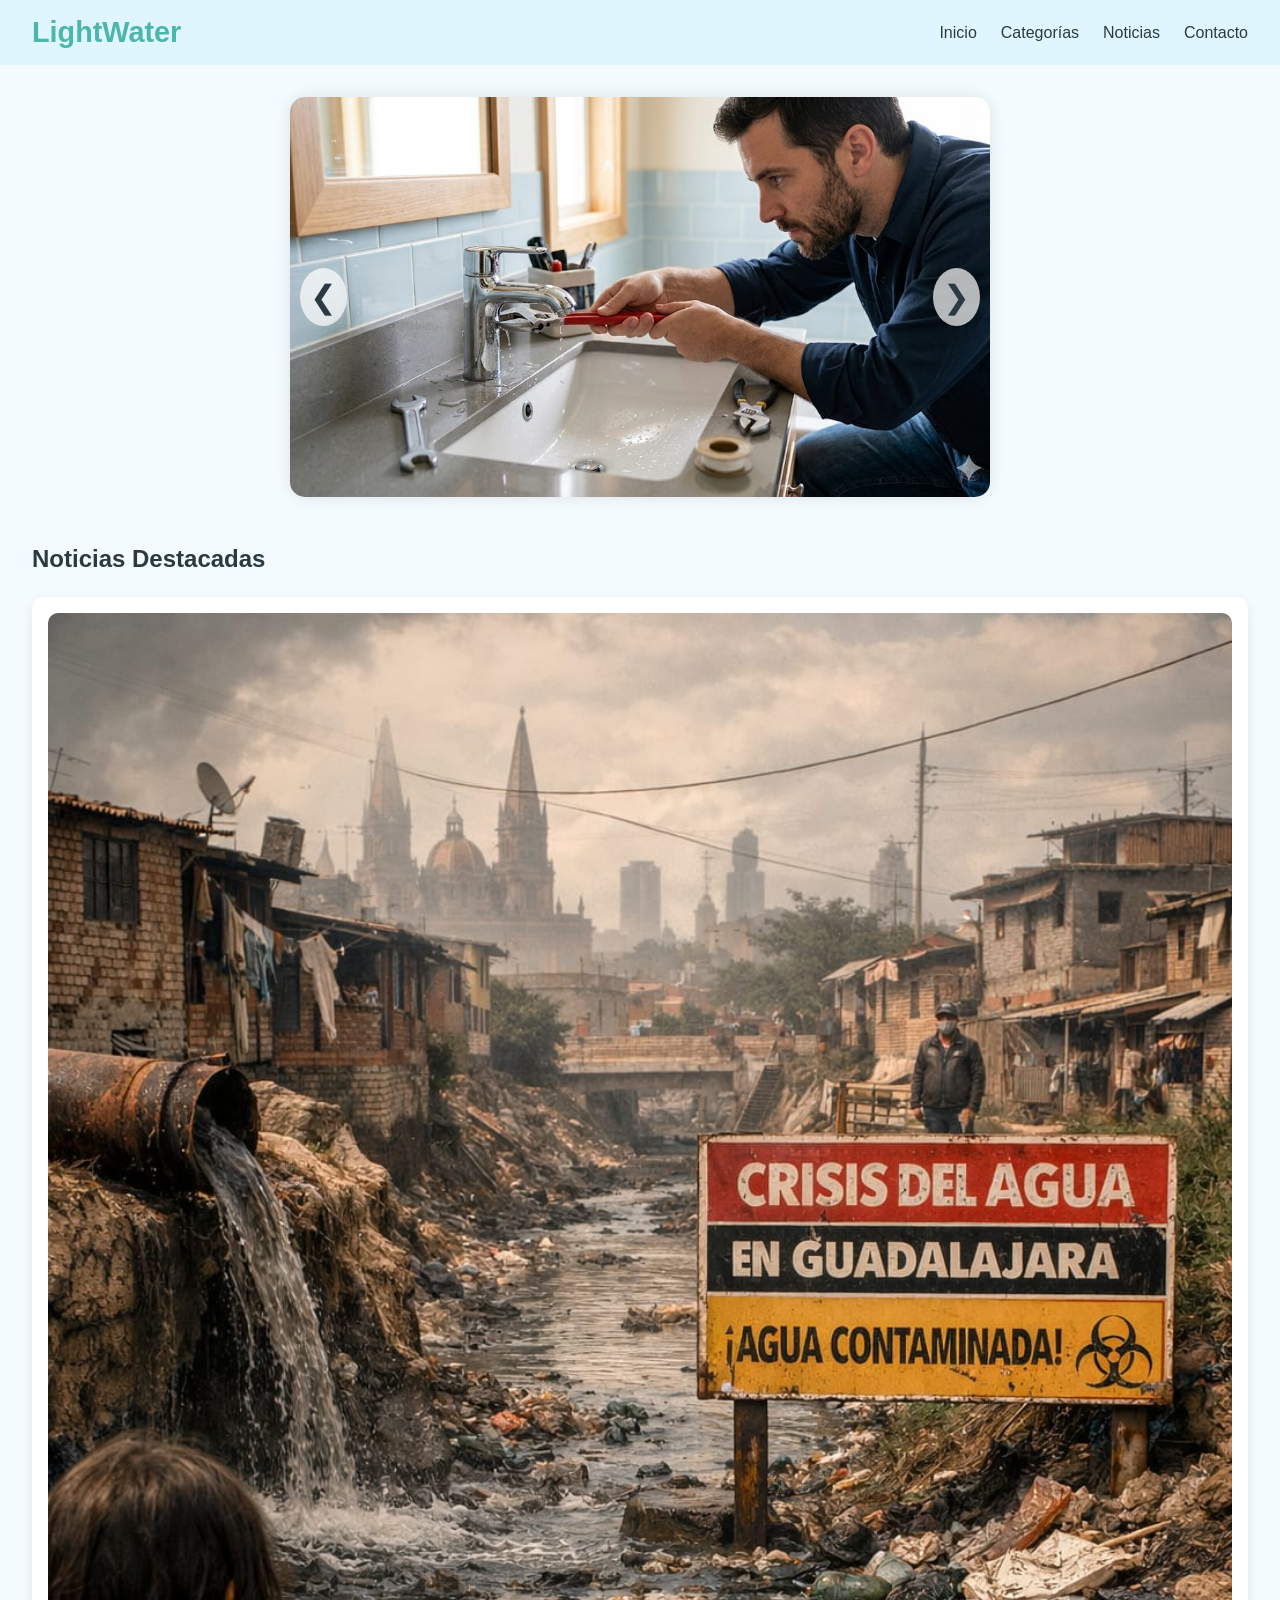
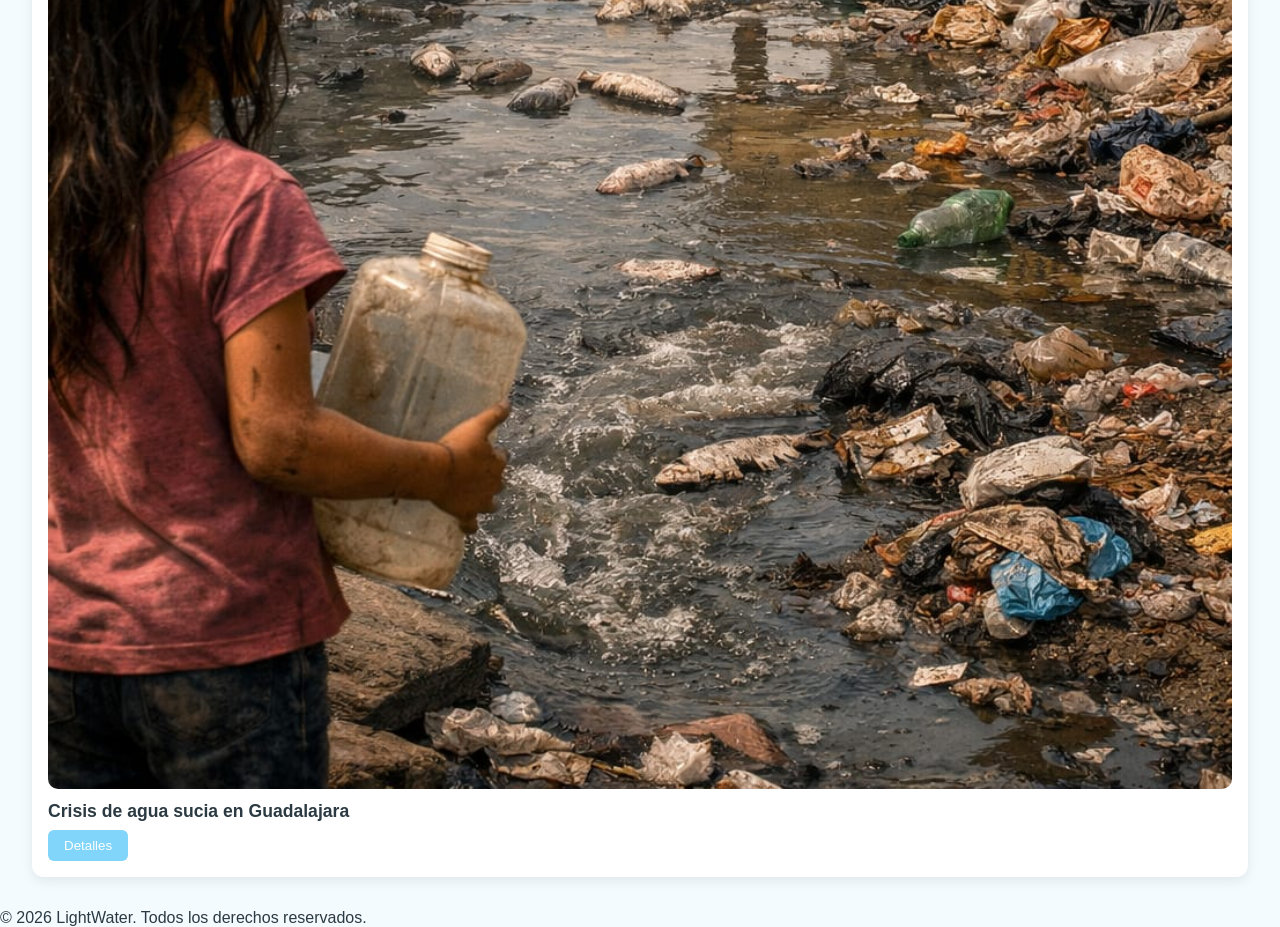
<file: index.html>
<!DOCTYPE html>
<html lang="es">
<head>
  <meta charset="UTF-8">
  <meta name="viewport" content="width=device-width, initial-scale=1.0">

  <title>LightWater | Concientización y cuidado del agua</title>

  <meta name="description" content="Página informativa sobre el cuidado del agua y noticias ambientales">

  <link rel="stylesheet" href="estilopagina.css">
</head>

<body>

<header>
  <div class="logo">LightWater</div>

  <nav>
    <ul>
      <li><a href="index.html">Inicio</a></li>

      <li>
        <a href="#">Categorías</a>

        <div class="submenu">
          <a href="ecosistemas.html">Agua en los ecosistemas</a>
          <a href="salud humana.html">Agua en la salud humana</a>
          <a href="importancia_agua.html">Importancia del agua</a>
        </div>
      </li>

      <li><a href="noticias.html">Noticias</a></li>
      <li><a href="contacto.html">Contacto</a></li>
    </ul>
  </nav>
</header>

<section class="main">

  <div class="carousel">

    <div class="carousel-track" id="track">

      <img src="Imagenes/Vato arreglando llave.jpeg" alt="Persona arreglando una llave">

      <img src="Imagenes/MorraAgua.jpeg" alt="Mujer tomando agua">

      <img src="Imagenes/Vieja.jpeg" alt="Persona relacionada con el agua">

      <img src="Imagenes/gente.jpeg" alt="Grupo de personas">

      <img src="Imagenes/mundoacuatico.jpeg" alt="Mundo acuático">

    </div>

    <button class="arrow left" onclick="prevSlide()">❮</button>

    <button class="arrow right" onclick="nextSlide()">❯</button>

  </div>

  <h2>Noticias Destacadas</h2>

  <div class="products">

    <div class="card">

      <img src="Imagenes/guadalajara.jpeg" alt="Crisis de agua en Guadalajara">

      <h3>Crisis de agua sucia en Guadalajara</h3>

      <button onclick="mostrarDetalles('Crisis de agua sucia en Guadalajara')">
        Detalles
      </button>

    </div>

  </div>

</section>

<script>
  const track = document.getElementById('track');
  const totalSlides = track.children.length;
  let currentIndex = 0;

  function updateCarousel() {
    const slideWidth = document.querySelector('.carousel').offsetWidth;
    track.style.transform = `translateX(-${currentIndex * slideWidth}px)`;
  }

  function nextSlide() {
    currentIndex = (currentIndex + 1) % totalSlides;
    updateCarousel();
  }

  function prevSlide() {
    currentIndex = (currentIndex - 1 + totalSlides) % totalSlides;
    updateCarousel();
  }

  setInterval(nextSlide, 3000);
</script>

<footer>
  <p>&copy; 2026 LightWater. Todos los derechos reservados.</p>
</footer>

</body>
</html>
</file>
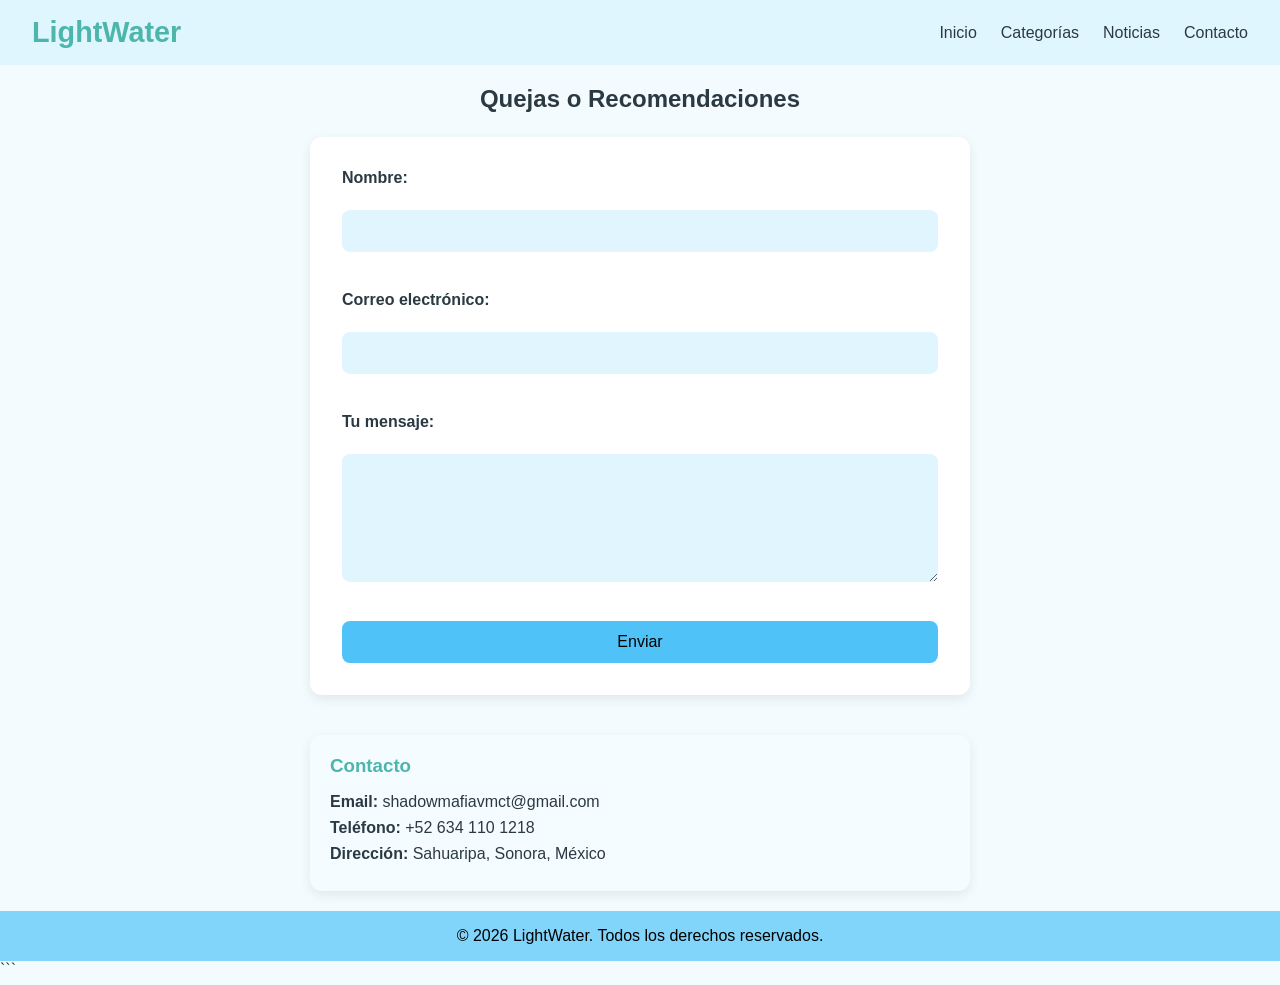
<file: contacto.html>
<!DOCTYPE html>
<html lang="es">
<head>

  <meta charset="UTF-8">

  <meta name="viewport" content="width=device-width, initial-scale=1">

  <title>Contacto | LightWater</title>

  <link rel="stylesheet" type="text/css" href="estilopagina.css">

  <style>

    .main{
      max-width: 700px;
      margin: auto;
      padding: 20px;
    }

    h2{
      text-align: center;
    }

    form{
      display: flex;
      flex-direction: column;
      gap: 15px;
    }

    input,
    textarea{
      padding: 10px;
      border-radius: 8px;
      border: none;
      font-size: 16px;
    }

    button{
      padding: 12px;
      border: none;
      border-radius: 8px;
      background: #4fc3f7;
      color: black;
      font-size: 16px;
      cursor: pointer;
    }

    .contact-info{
      margin-top: 40px;
      background: rgba(255,255,255,0.1);
      padding: 20px;
      border-radius: 12px;
    }

  </style>

</head>

<body>

<header>

  <div class="logo">LightWater</div>

  <nav>

    <ul>

      <li><a href="paginaprincipal.html">Inicio</a></li>

      <li>

        <a href="#">Categorías</a>

        <div class="submenu">

          <a href="ecosistemas.html">Agua en los ecosistemas</a>

          <a href="salud humana.html">Agua en la salud humana</a>

          <a href="importancia_agua.html">Importancia del agua</a>

        </div>

      </li>

      <li><a href="noticias.html">Noticias</a></li>

      <li><a href="contacto.html">Contacto</a></li>

    </ul>

  </nav>

</header>

<main class="main">

  <h2>Quejas o Recomendaciones</h2>

  <form action="#" method="post">

    <label for="nombre">Nombre:</label>

    <input 
      type="text" 
      id="nombre" 
      name="nombre" 
      required>

    <label for="correo">Correo electrónico:</label>

    <input 
      type="email" 
      id="correo" 
      name="correo" 
      required>

    <label for="mensaje">Tu mensaje:</label>

    <textarea 
      id="mensaje" 
      name="mensaje" 
      rows="6" 
      required>
    </textarea>

    <button type="submit">
      Enviar
    </button>

  </form>

  <div class="contact-info">

    <h3>Contacto</h3>

    <p>
      <strong>Email:</strong> 
      shadowmafiavmct@gmail.com
    </p>

    <p>
      <strong>Teléfono:</strong> 
      +52 634 110 1218
    </p>

    <p>
      <strong>Dirección:</strong> 
      Sahuaripa, Sonora, México
    </p>

  </div>

</main>

<footer style="background:#81d4fa;color:#000;text-align:center;padding:1rem">

  <p>&copy; 2026 LightWater. Todos los derechos reservados.</p>

</footer>

</body>
</html>
```
</file>
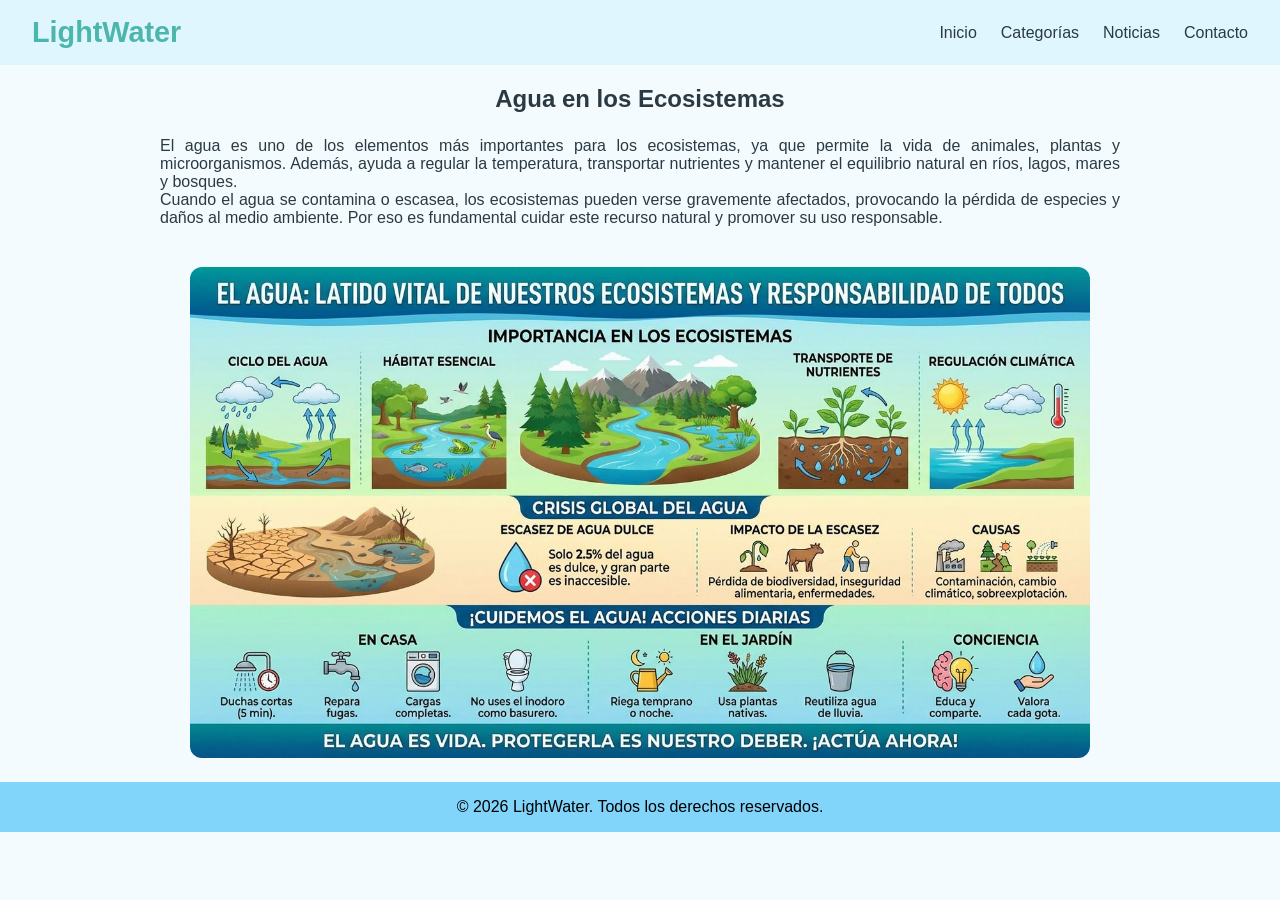
<file: ecosistemas.html>
<!DOCTYPE html>
<html lang="es">
<head>

  <meta charset="UTF-8">

  <meta name="viewport" content="width=device-width, initial-scale=1">
  
  <title>LightWater</title>

  <link rel="stylesheet" type="text/css" href="estilopagina.css">

  <style>

    .main{
      max-width: 1000px;
      margin: auto;
      padding: 20px;
      text-align: center;
    }

    .intro{
      margin-bottom: 40px;
      text-align: justify;
    }

    .infografia img{
      width: 100%;
      max-width: 900px;
      border-radius: 12px;
    }

  </style>

</head>

<body>

<header>

  <div class="logo">LightWater</div>

  <nav>

    <ul>

      <li><a href="paginaprincipal.html">Inicio</a></li>

      <li>

        <a href="#">Categorías</a>

        <div class="submenu">

          <a href="ecosistemas.html">Agua en los ecosistemas</a>

          <a href="salud humana.html">Agua en la salud humana</a>

          <a href="importancia_agua.html">Importancia del agua</a>

        </div>

      </li>

      <li><a href="noticias.html">Noticias</a></li>

      <li><a href="contacto.html">Contacto</a></li>

    </ul>

  </nav>

</header>

<section class="main">

  <h2>Agua en los Ecosistemas</h2>

  <div class="intro">

    <p>
      El agua es uno de los elementos más importantes para los ecosistemas,
      ya que permite la vida de animales, plantas y microorganismos.
      Además, ayuda a regular la temperatura, transportar nutrientes y
      mantener el equilibrio natural en ríos, lagos, mares y bosques.
    </p>

    <p>
      Cuando el agua se contamina o escasea, los ecosistemas pueden verse
      gravemente afectados, provocando la pérdida de especies y daños al
      medio ambiente. Por eso es fundamental cuidar este recurso natural
      y promover su uso responsable.
    </p>

  </div>

  <!-- INFOGRAFÍA -->

  <div class="infografia">

    <img 
      src="Imagenes/infografia.jpeg" 
      alt="Infografía sobre el agua">

  </div>

</section>

<footer style="background:#81d4fa;color:#000;text-align:center;padding:1rem">

  <p>&copy; 2026 LightWater. Todos los derechos reservados.</p>

</footer>

</body>
</html>
</file>
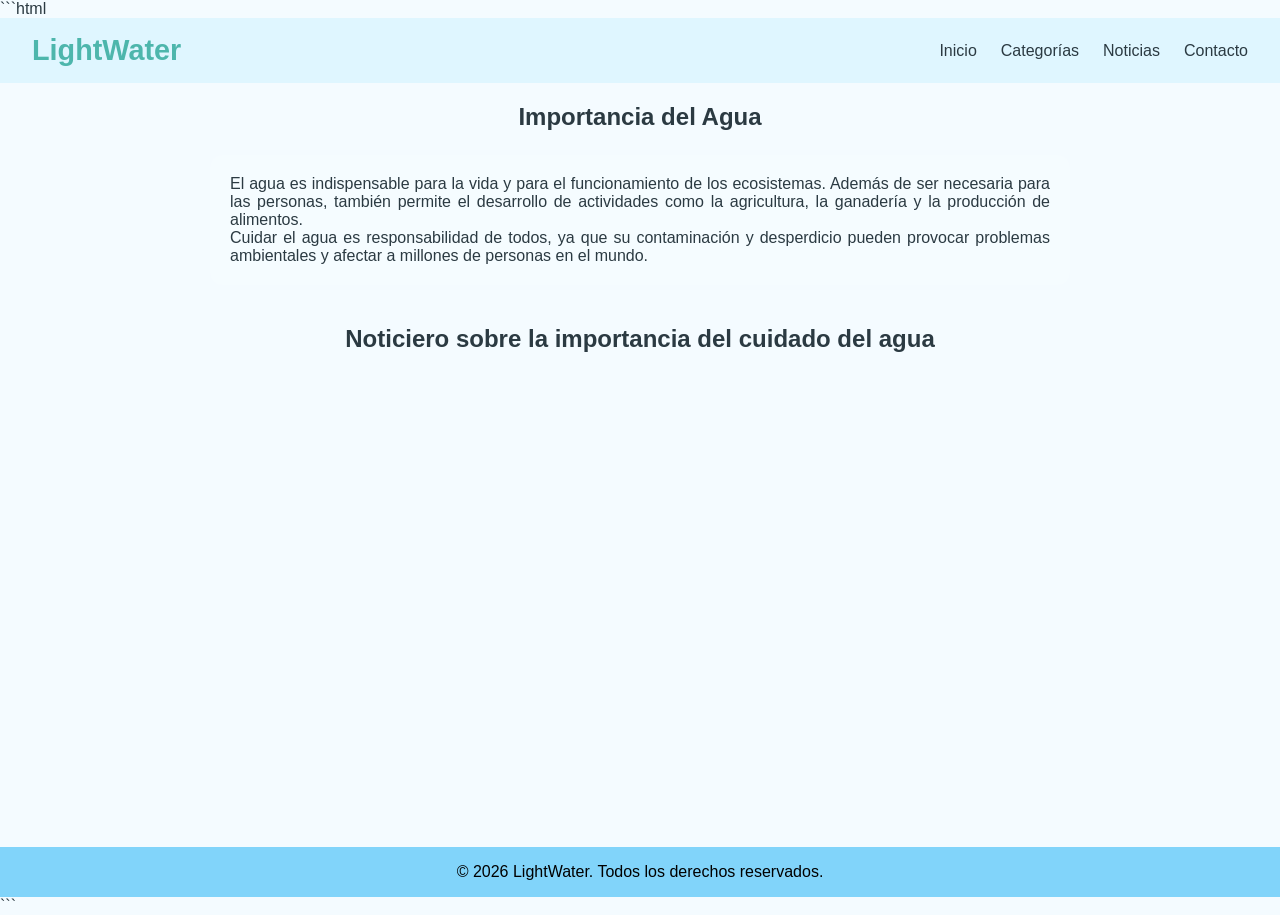
<file: noticias.html>
```html
<!DOCTYPE html>
<html lang="es">
<head>

  <meta charset="UTF-8">

  <meta name="viewport" content="width=device-width, initial-scale=1.0"/>

  <title>LightWater Noticias</title>

  <link rel="stylesheet" href="estilopagina.css" />

  <style>

    .main{
      max-width: 900px;
      margin: auto;
      padding: 20px;
      text-align: center;
    }

    .intro{
      background: rgba(255,255,255,0.1);
      padding: 20px;
      border-radius: 12px;
      margin-bottom: 40px;
      text-align: justify;
    }

    .video-container{
      margin-top: 30px;
    }

    iframe{
      width: 100%;
      max-width: 800px;
      height: 450px;
      border: none;
      border-radius: 12px;
    }

  </style>

</head>

<body>

<header>

  <div class="logo">LightWater</div>

  <nav>

    <ul>

      <li><a href="paginaprincipal.html">Inicio</a></li>

      <li>

        <a href="#">Categorías</a>

        <div class="submenu">

          <a href="ecosistemas.html">Agua en los ecosistemas</a>

          <a href="salud humana.html">Agua en la salud humana</a>

          <a href="importancia_agua.html">Importancia del agua</a>

        </div>

      </li>

      <li><a href="noticias.html">Noticias</a></li>

      <li><a href="contacto.html">Contacto</a></li>

    </ul>

  </nav>

</header>

<section class="main">

  <h2>Importancia del Agua</h2>

  <div class="intro">

    <p>
      El agua es indispensable para la vida y para el funcionamiento
      de los ecosistemas. Además de ser necesaria para las personas,
      también permite el desarrollo de actividades como la agricultura,
      la ganadería y la producción de alimentos.
    </p>

    <p>
      Cuidar el agua es responsabilidad de todos, ya que su contaminación
      y desperdicio pueden provocar problemas ambientales y afectar a
      millones de personas en el mundo.
    </p>

  </div>

  <!-- VIDEO YOUTUBE -->

  <div class="video-container">

    <h2>Noticiero sobre la importancia del cuidado del agua</h2>

    <iframe
      src="https://www.youtube.com/embed/Y4MG3sfN-0o"
      title="YouTube video player"
      allow="accelerometer; autoplay; clipboard-write; encrypted-media; gyroscope; picture-in-picture"
      allowfullscreen>
    </iframe>

  </div>

</section>

<footer style="background:#81d4fa;color:#000;text-align:center;padding:1rem">

  <p>&copy; 2026 LightWater. Todos los derechos reservados.</p>

</footer>

</body>
</html>
```
</file>
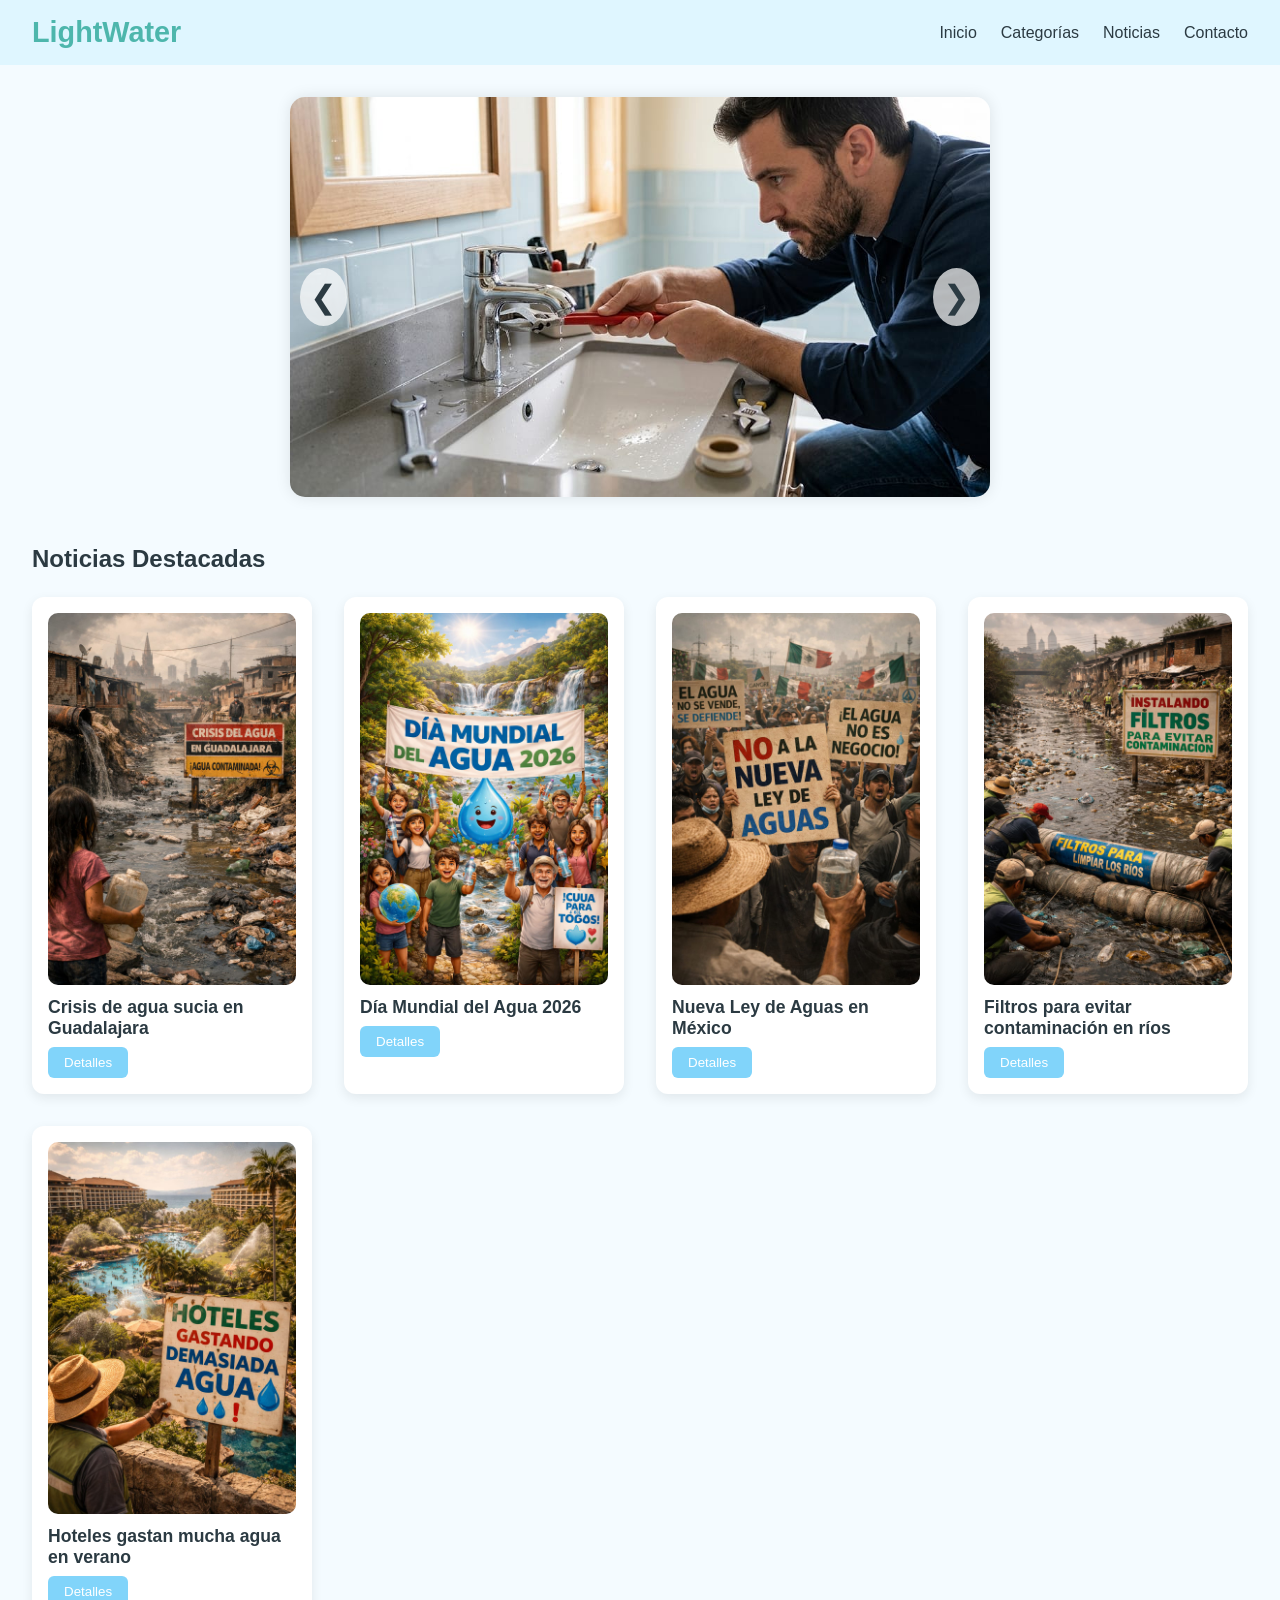
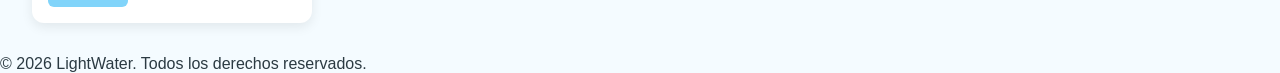
<file: paginaprincipal.html>
<!DOCTYPE html>
<html lang="es">
<head>
  <meta charset="UTF-8">
  <meta name="viewport" content="width=device-width, initial-scale=1.0">

  <title>LightWater | Concientización y cuidado del agua</title>

  <meta name="description" content="Página informativa sobre el cuidado del agua y noticias ambientales">

  <link rel="stylesheet" href="estilopagina.css">
</head>

<body>

<header>
  <div class="logo">LightWater</div>

  <nav>
    <ul>
      <li><a href="paginaprincipal.html">Inicio</a></li>

      <li>
        <a href="#">Categorías</a>

        <div class="submenu">
          <a href="ecosistemas.html">Agua en los ecosistemas</a>
          <a href="salud humana.html">Agua en la salud humana</a>
          <a href="importancia_agua.html">Importancia del agua</a>
        </div>
      </li>

      <li><a href="noticias.html">Noticias</a></li>
      <li><a href="contacto.html">Contacto</a></li>
    </ul>
  </nav>
</header>

<section class="main">

  <!-- CARRUSEL -->
  <div class="carousel">

    <div class="carousel-track" id="track">

      <img src="Imagenes/Vato arreglando llave.jpeg" alt="Persona arreglando una llave">

      <img src="Imagenes/MorraAgua.jpeg" alt="Mujer tomando agua">

      <img src="Imagenes/Vieja.jpeg" alt="Persona relacionada con el agua">

      <img src="Imagenes/gente.jpeg" alt="Grupo de personas">

      <img src="Imagenes/mundoacuatico.jpeg" alt="Mundo acuático">

    </div>

    <button class="arrow left" onclick="prevSlide()">❮</button>

    <button class="arrow right" onclick="nextSlide()">❯</button>

  </div>

  <!-- NOTICIAS -->
  <h2>Noticias Destacadas</h2>

  <div class="products">

    <div class="card">

      <img src="Imagenes/guadalajara.jpeg" alt="Crisis de agua en Guadalajara">

      <h3>Crisis de agua sucia en Guadalajara</h3>

      <button onclick="mostrarDetalles('Crisis de agua sucia en Guadalajara')">
        Detalles
      </button>

    </div>

    <div class="card">

      <img src="Imagenes/dia del agua.jpeg" alt="Día Mundial del Agua">

      <h3>Día Mundial del Agua 2026</h3>

      <button onclick="mostrarDetalles('Día Mundial del Agua 2026')">
        Detalles
      </button>

    </div>

    <div class="card">

      <img src="Imagenes/ley de aguas.jpeg" alt="Nueva Ley de Aguas">

      <h3>Nueva Ley de Aguas en México</h3>

      <button onclick="mostrarDetalles('Nueva Ley de Aguas en México')">
        Detalles
      </button>

    </div>

    <div class="card">

      <img src="Imagenes/filtros.jpeg" alt="Filtros para ríos">

      <h3>Filtros para evitar contaminación en ríos</h3>

      <button onclick="mostrarDetalles('Filtros para evitar contaminación en ríos')">
        Detalles
      </button>

    </div>

    <div class="card">

      <img src="Imagenes/hoteles.jpeg" alt="Hoteles consumiendo agua">

      <h3>Hoteles gastan mucha agua en verano</h3>

      <button onclick="mostrarDetalles('Hoteles gastan mucha agua en verano')">
        Detalles
      </button>

    </div>

  </div>

</section>

<!-- MODAL -->
<div id="modal" class="modal">

  <div class="modal-content">

    <span class="close" onclick="cerrarModal()">&times;</span>

    <div class="modal-body">

      <div class="card-lateral">

        <img id="modalImagen" alt="Imagen de noticia">

      </div>

      <div class="info-juego">

        <h2 id="modalTitulo"></h2>

        <p id="modalDescripcion"></p>

        <p id="modalPrecio"></p>

      </div>

    </div>

  </div>

</div>

<script>

  // Carrusel
  const track = document.getElementById('track');

  const totalSlides = track.children.length;

  let currentIndex = 0;

  function updateCarousel() {

    const slideWidth =
      document.querySelector('.carousel').offsetWidth;

    track.style.transform =
      `translateX(-${currentIndex * slideWidth}px)`;
  }

  function nextSlide() {

    currentIndex =
      (currentIndex + 1) % totalSlides;

    updateCarousel();
  }

  function prevSlide() {

    currentIndex =
      (currentIndex - 1 + totalSlides) % totalSlides;

    updateCarousel();
  }

  // Auto carrusel
  let autoSlide = setInterval(nextSlide, 3000);

  // DATOS
  const datos = {

    "Crisis de agua sucia en Guadalajara": {

      img: "Imagenes/guadalajara.jpeg",

      desc:
        "Problemas recientes de contaminación del agua en Guadalajara han afectado a miles de personas.",

      info: "Situación crítica"
    },

    "Día Mundial del Agua 2026": {

      img: "Imagenes/dia del agua.jpeg",

      desc:
        "Se celebra el 22 de marzo para concientizar sobre el cuidado del agua.",

      info: "22 de marzo"
    },

    "Nueva Ley de Aguas en México": {

      img: "Imagenes/ley de aguas.jpeg",

      desc:
        "Se busca regular mejor el uso del agua y proteger este recurso.",

      info: "En discusión"
    },

    "Filtros para evitar contaminación en ríos": {

      img: "Imagenes/filtros.jpeg",

      desc:
        "Nuevas tecnologías ayudan a limpiar el agua y reducir contaminantes.",

      info: "Tecnología ecológica"
    },

    "Hoteles gastan mucha agua en verano": {

      img: "Imagenes/hoteles.jpeg",

      desc:
        "El turismo incrementa el consumo de agua, afectando recursos locales.",

      info: "Alto consumo"
    }
  };

  function mostrarDetalles(nombre) {

    const item = datos[nombre];

    if (!item) return;

    document.getElementById("modalTitulo").textContent = nombre;

    document.getElementById("modalDescripcion").textContent =
      item.desc;

    document.getElementById("modalPrecio").textContent =
      item.info;

    document.getElementById("modalImagen").src =
      item.img;

    document.getElementById("modal").style.display =
      "block";
  }

  function cerrarModal() {

    document.getElementById("modal").style.display =
      "none";
  }

  window.onclick = function(e) {

    if (e.target.id === "modal") {

      cerrarModal();
    }
  };

  // Ajustar carrusel al cambiar tamaño
  window.addEventListener('resize', updateCarousel);

</script>

<footer>
  <p>&copy; 2026 LightWater. Todos los derechos reservados.</p>
</footer>

</body>
</html>
</file>
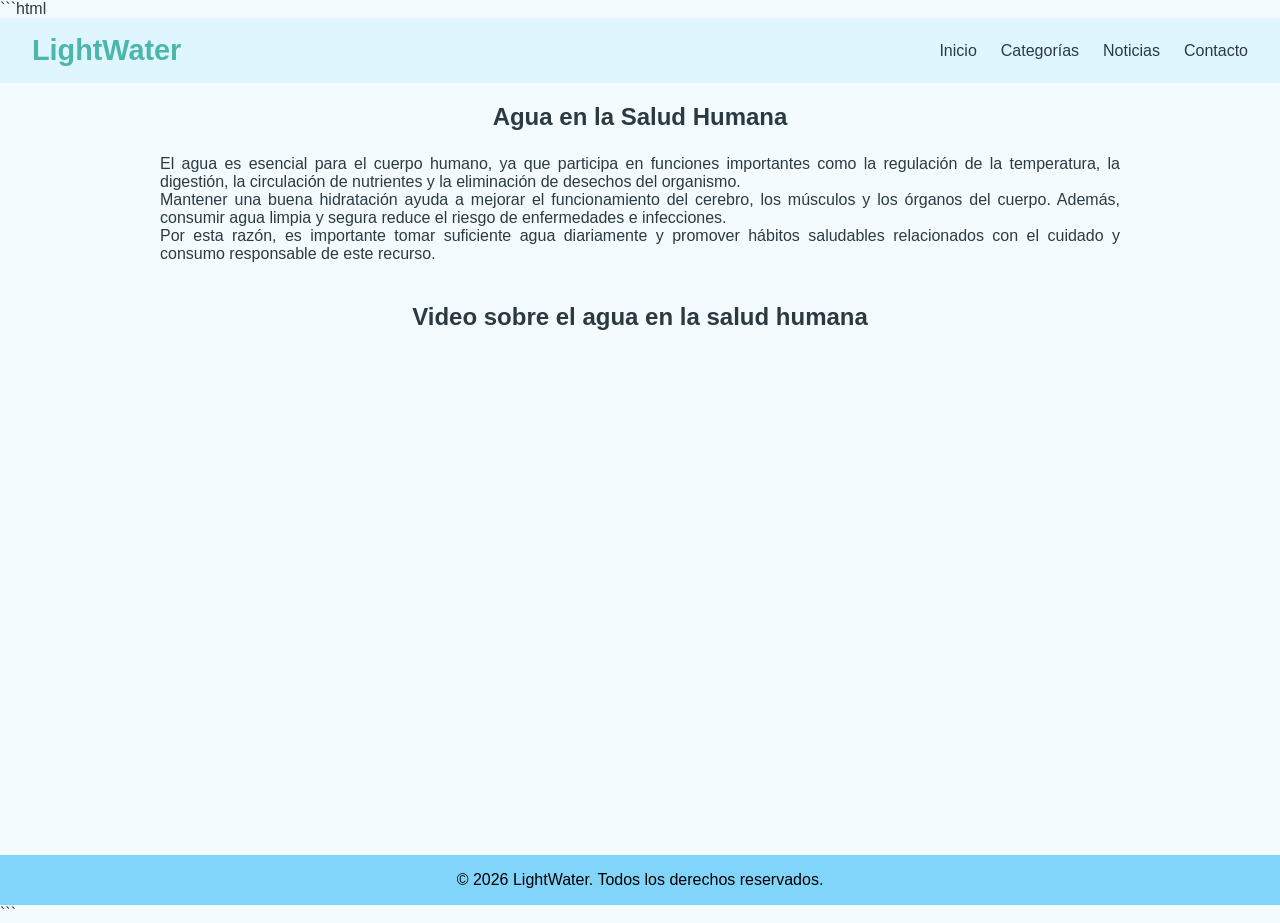
<file: salud humana.html>
```html
<!DOCTYPE html>
<html lang="es">
<head>

  <meta charset="UTF-8">

  <meta name="viewport" content="width=device-width, initial-scale=1">

  <title>LightWater</title>

  <link rel="stylesheet" type="text/css" href="estilopagina.css">

  <style>

    .main{
      max-width: 1000px;
      margin: auto;
      padding: 20px;
      text-align: center;
    }

    .intro{
      text-align: justify;
      margin-bottom: 40px;
    }

    .video-container{
      margin-top: 30px;
    }

    iframe{
      width: 100%;
      max-width: 850px;
      height: 480px;
      border: none;
      border-radius: 12px;
    }

  </style>

</head>

<body>

<header>

  <div class="logo">LightWater</div>

  <nav>

    <ul>

      <li><a href="paginaprincipal.html">Inicio</a></li>

      <li>

        <a href="#">Categorías</a>

        <div class="submenu">

          <a href="ecosistemas.html">Agua en los ecosistemas</a>

          <a href="salud humana.html">Agua en la salud humana</a>

          <a href="importancia_agua.html">Importancia del agua</a>

        </div>

      </li>

      <li><a href="noticias.html">Noticias</a></li>

      <li><a href="contacto.html">Contacto</a></li>

    </ul>

  </nav>

</header>

<section class="main">

  <h2>Agua en la Salud Humana</h2>

  <div class="intro">

    <p>
      El agua es esencial para el cuerpo humano, ya que participa en
      funciones importantes como la regulación de la temperatura,
      la digestión, la circulación de nutrientes y la eliminación
      de desechos del organismo.
    </p>

    <p>
      Mantener una buena hidratación ayuda a mejorar el funcionamiento
      del cerebro, los músculos y los órganos del cuerpo. Además,
      consumir agua limpia y segura reduce el riesgo de enfermedades
      e infecciones.
    </p>

    <p>
      Por esta razón, es importante tomar suficiente agua diariamente
      y promover hábitos saludables relacionados con el cuidado y
      consumo responsable de este recurso.
    </p>

  </div>

  <!-- VIDEO YOUTUBE -->

  <div class="video-container">

    <h2>Video sobre el agua en la salud humana</h2>

    <iframe
      src="https://www.youtube.com/embed/m717IIyqfoo"
      title="YouTube video player"
      allow="accelerometer; autoplay; clipboard-write; encrypted-media; gyroscope; picture-in-picture"
      allowfullscreen>
    </iframe>

  </div>

</section>

<footer style="background:#81d4fa;color:#000;text-align:center;padding:1rem">

  <p>&copy; 2026 LightWater. Todos los derechos reservados.</p>

</footer>

</body>
</html>
```
</file>
<file: estilopagina.css>
* {
  box-sizing: border-box;
  margin: 0;
  padding: 0;
}

body {
  font-family: 'Segoe UI', sans-serif;
  background-color: #f4fbff; /* azul muy claro */
  color: #2b3a42;
}

header {
  background-color: #dff6ff;
  padding: 1rem 2rem;
  display: flex;
  justify-content: space-between;
  align-items: center;
}

.logo {
  font-size: 1.8rem;
  font-weight: bold;
  color: #4db6ac; /* verde agua */
}

nav ul {
  list-style: none;
  display: flex;
  gap: 1.5rem;
  position: relative;
}

nav ul li {
  position: relative;
}

nav a {
  color: #2b3a42;
  text-decoration: none;
  transition: color 0.3s;
}

nav a:hover {
  color: #4fc3f7; /* azul cielo */
}

.submenu {
  display: none;
  position: absolute;
  background-color: #e6f7ff;
  padding: 0.5rem 1rem;
  top: 100%;
  left: 0;
  min-width: 150px;
  z-index: 10;
  border-radius: 8px;
}

.submenu a {
  display: block;
  padding: 0.5rem 0;
  color: #2b3a42;
}

nav ul li:hover .submenu {
  display: block;
}

.main {
  padding: 2rem;
}

.carousel {
  position: relative;
  width: 100%;
  max-width: 700px;
  margin: 0 auto 3rem;
  height: 400px;
  overflow: hidden;
  border-radius: 15px;
  box-shadow: 0 0 15px rgba(0,0,0,0.1);
}

.carousel-track {
  display: flex;
  transition: transform 0.8s ease-in-out;
}

.carousel img {
  width: 700px;
  height: 400px;
  object-fit: cover;
  flex-shrink: 0;
}

.arrow {
  position: absolute;
  top: 50%;
  transform: translateY(-50%);
  font-size: 2rem;
  color: #2b3a42;
  background: rgba(255,255,255,0.7);
  border: none;
  padding: 10px;
  cursor: pointer;
  z-index: 1;
  border-radius: 50%;
}

.arrow.left {
  left: 10px;
}

.arrow.right {
  right: 10px;
}

.arrow:hover {
  background: rgba(255,255,255,0.9);
}

.products {
  display: grid;
  grid-template-columns: repeat(auto-fit, minmax(220px, 1fr));
  gap: 2rem;
}

.card {
  background-color: #ffffff;
  padding: 1rem;
  border-radius: 12px;
  box-shadow: 0 4px 12px rgba(0,0,0,0.08);
  transition: transform 0.3s;
}

.card:hover {
  transform: scale(1.05);
}

.card img {
  width: 100%;
  border-radius: 10px;
}

.card h3 {
  margin-top: 0.5rem;
  font-size: 1.1rem;
}

.card p {
  color: #607d8b;
  font-size: 0.9rem;
}

.card button {
  margin-top: 0.5rem;
  background-color: #81d4fa; /* azul pastel */
  color: #fff;
  border: none;
  padding: 0.5rem 1rem;
  border-radius: 6px;
  cursor: pointer;
  transition: background 0.3s;
}

.card button:hover {
  background-color: #4fc3f7;
}

h2 {
  margin-bottom: 1.5rem;
  color: #2b3a42;
}

form {
  background-color: #ffffff;
  padding: 2rem;
  border-radius: 12px;
  box-shadow: 0 4px 12px rgba(0,0,0,0.08);
}

label {
  display: block;
  margin-bottom: 0.5rem;
  font-weight: bold;
}

input[type="text"],
input[type="email"],
textarea {
  width: 100%;
  padding: 0.75rem;
  margin-bottom: 1.5rem;
  border: none;
  border-radius: 8px;
  background-color: #e1f5fe;
  color: #2b3a42;
}

textarea {
  resize: vertical;
}

button {
  background-color: #81d4fa;
  color: #fff;
  border: none;
  padding: 0.75rem 1.5rem;
  border-radius: 8px;
  cursor: pointer;
  transition: background 0.3s;
}

button:hover {
  background-color: #4fc3f7;
}

.contact-info {
  margin-top: 2rem;
  padding: 1.5rem;
  background-color: #e0f7fa;
  border-radius: 12px;
  box-shadow: 0 4px 12px rgba(0,0,0,0.08);
}

.contact-info h3 {
  margin-bottom: 1rem;
  color: #4db6ac;
}

.contact-info p {
  margin-bottom: 0.5rem;
}

.modal {
  display: none;
  position: fixed;
  z-index: 10;
  left: 0; 
  top: 0;
  width: 100%; 
  height: 100%;
  background-color: rgba(0,0,0,0.3);
}

.modal-content {
  background-color: #ffffff;
  margin: 10% auto;
  padding: 30px;
  width: 70vw;       
  height: 70vh;      
  border-radius: 10px;
  animation: aparecer 0.5s ease;
  text-align: center;
  box-sizing: border-box;
}

@keyframes aparecer {
  from { transform: scale(0.7); opacity: 0; }
  to { transform: scale(1); opacity: 1; }
}

.close {
  float: right;
  font-size: 24px;
  cursor: pointer;
}

.modal-body {
  display: flex;
  align-items: center;
  height: 100%;
}

.card-lateral {
  flex: 1;
  padding: 10px;
}

.card-lateral img {
  width: 100%;
  border-radius: 10px;
}

.info-juego {
  flex: 2;
  padding: 20px;
  text-align: left;
}
</file>
